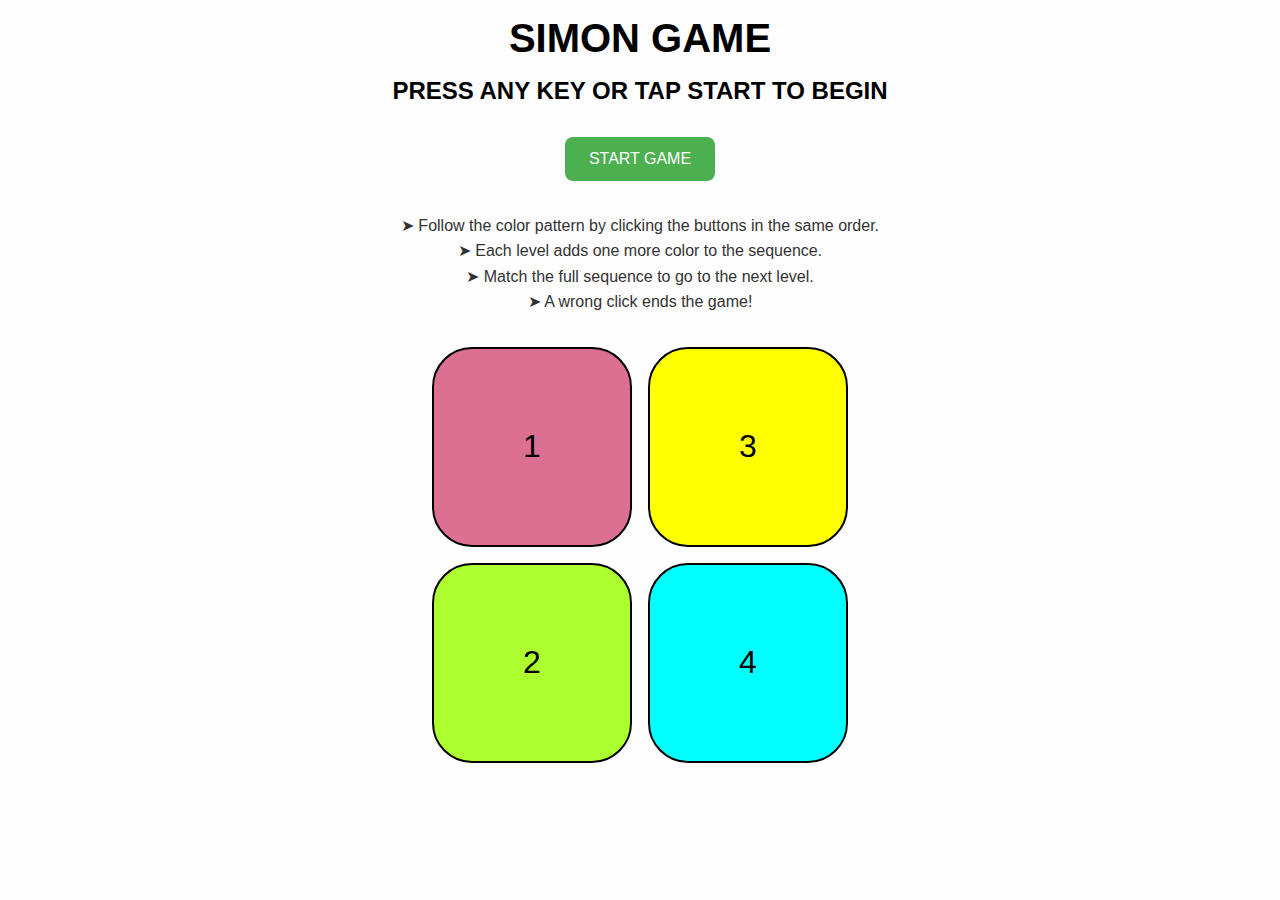
<file: index.html>
<!DOCTYPE html>
<html lang="en">
<head>
    <meta charset="UTF-8">
    <meta name="viewport" content="width=device-width, initial-scale=1.0">
    <title>Simon Game</title>
    <link rel="stylesheet" href="simongame.css">
</head>
<body>
    <h1>SIMON GAME</h1>
    <h2>PRESS ANY KEY OR TAP START TO BEGIN</h2>
    <button id="startBtn">START GAME</button>
    <p class="instructions">
        ➤ Follow the color pattern by clicking the buttons in the same order.<br>
        ➤ Each level adds one more color to the sequence.<br>
        ➤ Match the full sequence to go to the next level.<br>
        ➤ A wrong click ends the game!
    </p>
    <div class="box">
        <div class="line1">
            <div class="btn pink" type="button" id="pink">1</div>
            <div class="btn yellow" type="button" id="yellow">3</div>
        </div>
        <div class="line2">
            <div class="btn green" type="button" id="green">2</div>
            <div class="btn blue" type="button" id="blue">4</div>

        </div>
    </div>
    <script src="simongame.js"></script>
</body>
</html>
</file>
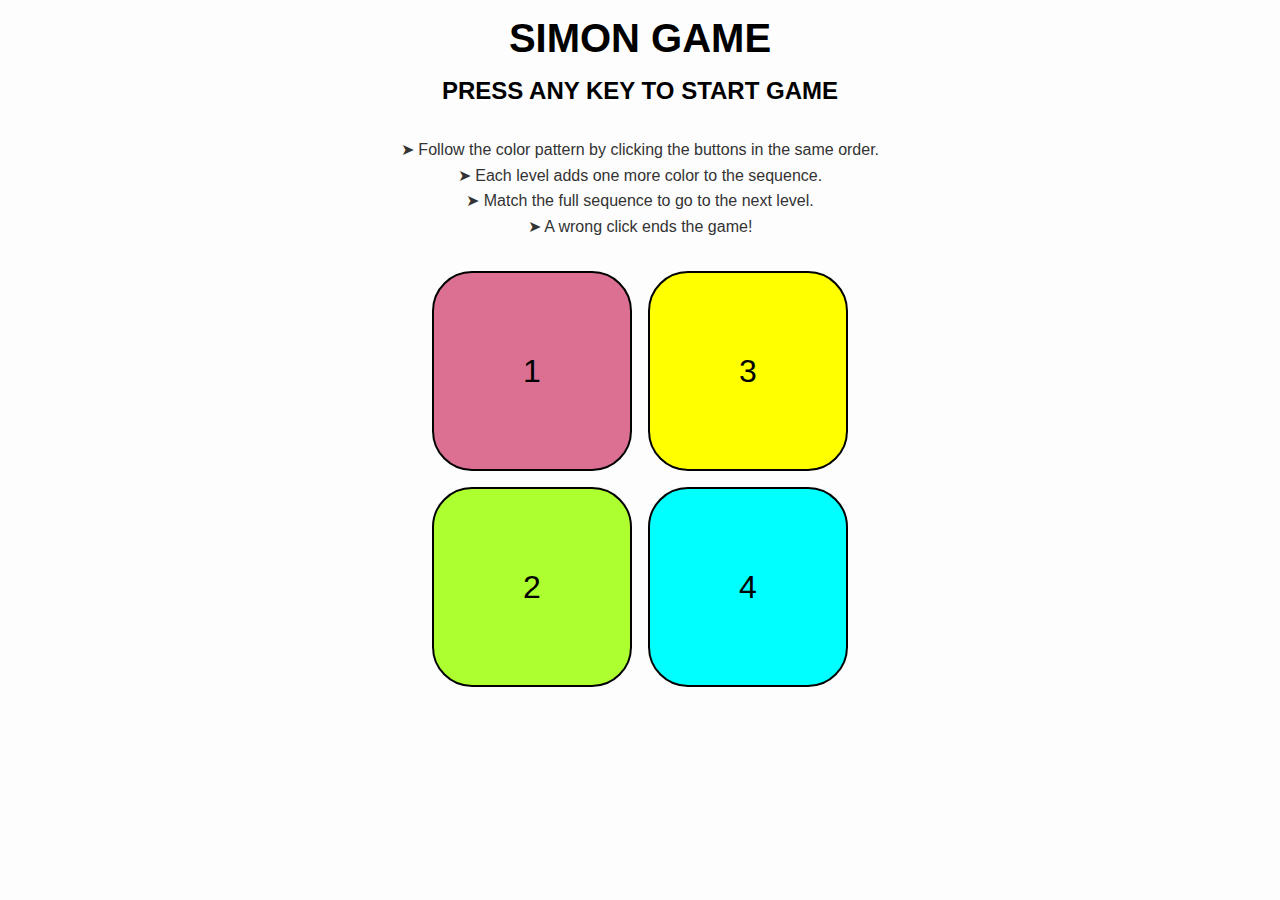
<file: simongame.html>
<!DOCTYPE html>
<html lang="en">
<head>
    <meta charset="UTF-8">
    <meta name="viewport" content="width=device-width, initial-scale=1.0">
    <title>Simon Game</title>
    <link rel="stylesheet" href="simongame.css">
</head>
<body>
    <h1>SIMON GAME</h1>
    <h2>PRESS ANY KEY TO START GAME</h2>
    <p class="instructions">
        ➤ Follow the color pattern by clicking the buttons in the same order.<br>
        ➤ Each level adds one more color to the sequence.<br>
        ➤ Match the full sequence to go to the next level.<br>
        ➤ A wrong click ends the game!
    </p>
    <div class="box">
        <div class="line1">
            <div class="btn pink" type="button" id="pink">1</div>
            <div class="btn yellow" type="button" id="yellow">3</div>
        </div>
        <div class="line2">
            <div class="btn green" type="button" id="green">2</div>
            <div class="btn blue" type="button" id="blue">4</div>

        </div>
    </div>
    <script src="simongame.js"></script>
</body>
</html>
</file>
<file: simongame.css>
* {
    box-sizing: border-box;
    margin: 0;
    padding: 0;
}

body {
    text-align: center;
    font-family: sans-serif;
    padding: 1rem;
    background-color: #fdfdfd;
}

h1 {
    font-size: 2.5rem;
    margin-bottom: 1rem;
}

h2 {
    font-size: 1.5rem;
    margin-bottom: 2rem;
}
.instructions {
    font-size: 1rem;
    color: #333;
    margin-bottom: 2rem;
    line-height: 1.6;
}
#startBtn {
    padding: 0.8rem 1.5rem;
    font-size: 1rem;
    background-color: #4CAF50;
    color: white;
    border: none;
    border-radius: 0.5rem;
    cursor: pointer;
    margin-bottom: 2rem;
}

#startBtn:active {
    background-color: #45a049;
}



.box {
    display: flex;
    flex-direction: column;
    align-items: center;
    gap: 1rem;
}

.line1, .line2 {
    display: flex;
    flex-wrap: wrap;
    justify-content: center;
    gap: 1rem;
}

.btn {
    width: 40vw;
    max-width: 200px;
    height: 40vw;
    max-height: 200px;
    border-radius: 20%;
    border: 2px solid black;
    font-size: 2rem;
    display: flex;
    align-items: center;
    justify-content: center;
    cursor: pointer;
    user-select: none;
}


.pink {
    background-color: palevioletred;
}
.yellow {
    background-color: yellow;
}
.green {
    background-color: greenyellow;
}
.blue {
    background-color: aqua;
}


.flash {
    background-color: green !important;
}
.userflash {
    background-color: rgb(240, 237, 237) !important;
}


@media (max-width: 600px) {
    .btn {
        width: 40vw;
        height: 40vw;
        font-size: 1.5rem;
    }

    h1 {
        font-size: 2rem;
    }

    h2 {
        font-size: 1.2rem;
    }
}
</file>
